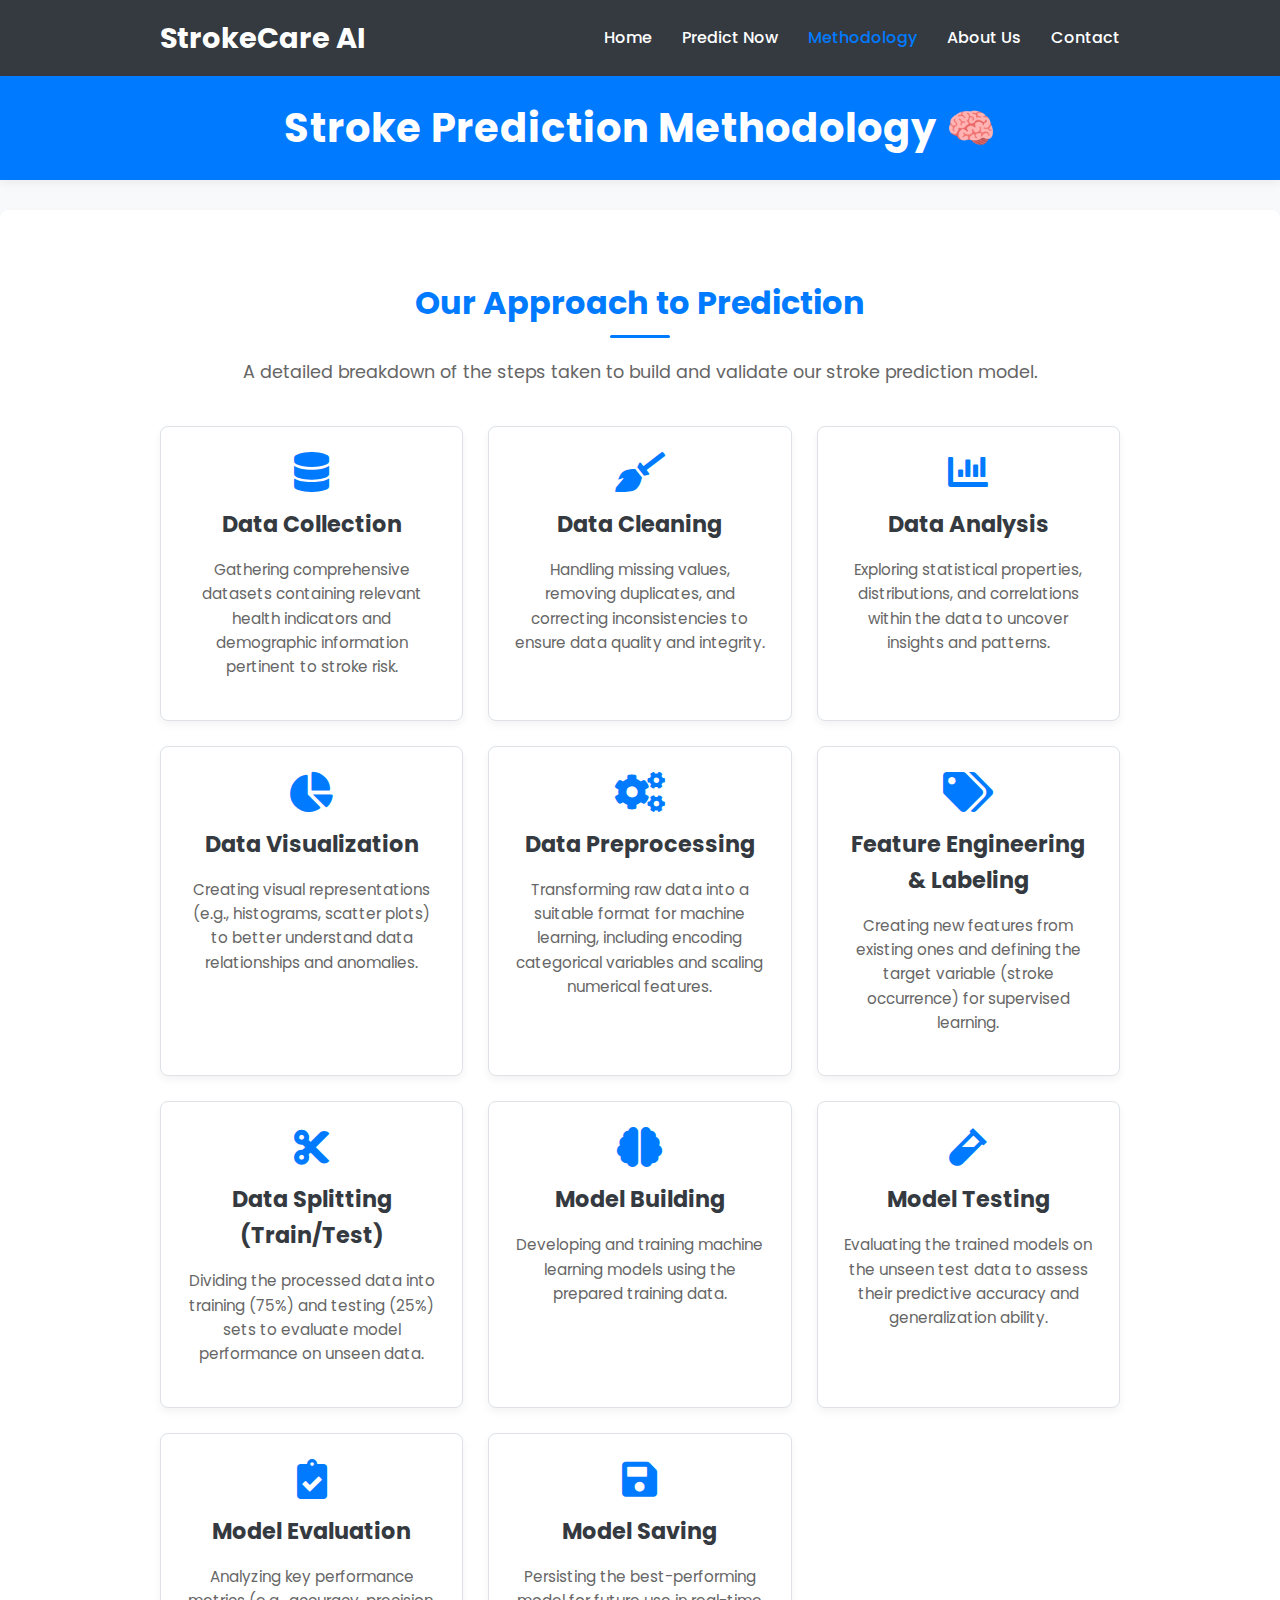
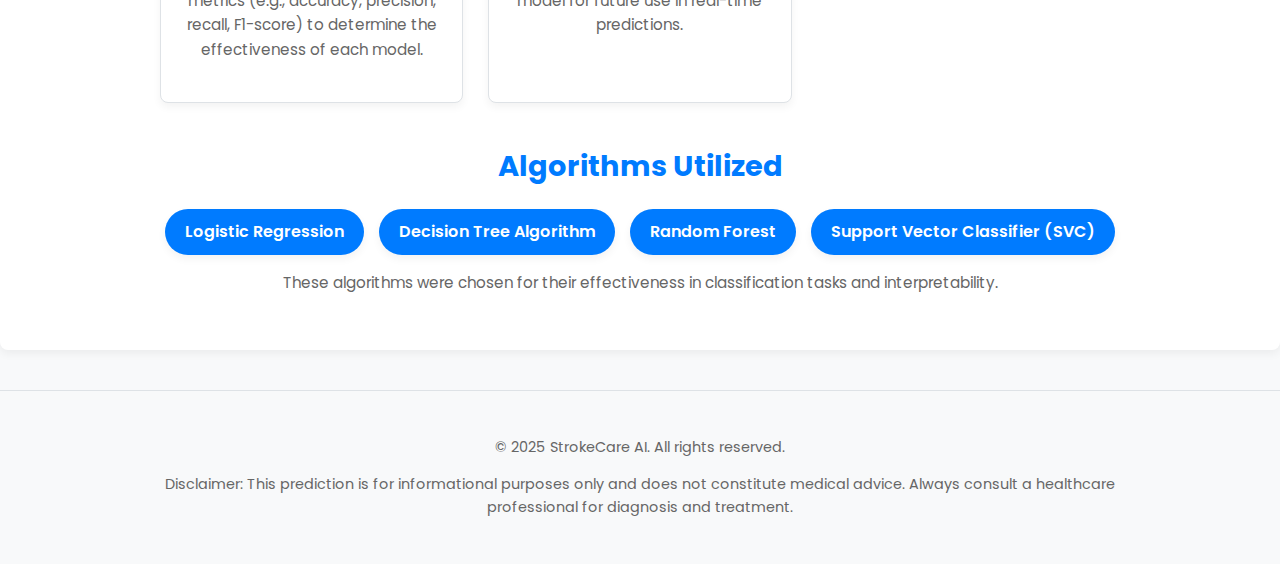
<file: stroke predection/templates/methodology.html>
<!DOCTYPE html>
<html lang="en">
<head>
    <meta charset="UTF-8">
    <meta name="viewport" content="width=device-width, initial-scale=1.0">
    <title>Methodology - Stroke Prediction</title>
    <link href="https://fonts.googleapis.com/css2?family=Poppins:wght@300;400;600;700&display=swap" rel="stylesheet">
    <link rel="stylesheet" href="https://cdnjs.cloudflare.com/ajax/libs/font-awesome/5.15.3/css/all.min.css">
    <style>
        :root {
            --primary-color: #007bff;
            --secondary-color: #6c757d;
            --light-bg: #f8f9fa;
            --dark-text: #343a40;
            --light-text: #666;
            --border-color: #dee2e6;
            --shadow: 0 4px 8px rgba(0, 0, 0, 0.05);
        }

        body {
            font-family: 'Poppins', sans-serif;
            line-height: 1.6;
            margin: 0;
            padding: 0;
            background-color: var(--light-bg);
            color: var(--dark-text);
        }

        .container {
            max-width: 960px;
            margin: 0 auto;
            padding: 0 20px; /* Adjusted padding for sections */
        }

        header {
            background-color: var(--primary-color);
            color: white;
            padding: 20px 0;
            text-align: center;
            box-shadow: var(--shadow);
        }

        header h1 {
            margin: 0;
            font-size: 2.5rem;
            letter-spacing: 1px;
        }

        /* Navbar Styles */
        .navbar {
            background-color: #343a40; /* Darker background for navbar */
            padding: 15px 0;
            box-shadow: var(--shadow);
        }

        .navbar .container {
            display: flex;
            justify-content: space-between;
            align-items: center;
        }

        .navbar-brand {
            color: white;
            font-size: 1.8rem;
            font-weight: 700;
            text-decoration: none;
        }

        .navbar-nav {
            list-style: none;
            margin: 0;
            padding: 0;
            display: flex;
        }

        .nav-item {
            margin-left: 30px;
        }

        .nav-link {
            color: white;
            text-decoration: none;
            font-weight: 500;
            transition: color 0.3s ease;
        }

        .nav-link:hover, .nav-link.active {
            color: var(--primary-color); /* Highlight active/hovered link */
        }


        section {
            background-color: #fff;
            padding: 40px 30px;
            margin-top: 30px;
            border-radius: 8px;
            box-shadow: var(--shadow);
        }

        section h2 {
            text-align: center;
            margin-bottom: 30px;
            color: var(--primary-color);
            font-size: 2rem;
            position: relative;
        }

        section h2::after {
            content: '';
            width: 60px;
            height: 3px;
            background-color: var(--primary-color);
            position: absolute;
            bottom: -10px;
            left: 50%;
            transform: translateX(-50%);
            border-radius: 50px;
        }

        .methodology-grid {
            display: grid;
            grid-template-columns: repeat(auto-fit, minmax(280px, 1fr));
            gap: 25px;
        }

        .methodology-step {
            background-color: #fff;
            border: 1px solid var(--border-color);
            border-radius: 8px;
            padding: 25px;
            text-align: center;
            transition: transform 0.3s ease, box-shadow 0.3s ease;
            box-shadow: var(--shadow);
        }

        .methodology-step:hover {
            transform: translateY(-5px);
            box-shadow: 0 8px 16px rgba(0, 0, 0, 0.1);
        }

        .methodology-step i {
            font-size: 2.5rem;
            color: var(--primary-color);
            margin-bottom: 15px;
        }

        .methodology-step h3 {
            font-size: 1.4rem;
            color: var(--dark-text);
            margin-top: 0;
            margin-bottom: 10px;
        }

        .methodology-step p {
            font-size: 0.95rem;
            color: var(--light-text);
        }

        .algorithms-section {
            margin-top: 40px;
            text-align: center;
        }

        .algorithms-section h3 {
            color: var(--primary-color);
            font-size: 1.8rem;
            margin-bottom: 20px;
        }

        .algorithm-list {
            list-style: none;
            padding: 0;
            display: flex;
            justify-content: center;
            flex-wrap: wrap;
            gap: 15px;
        }

        .algorithm-list li {
            background-color: var(--primary-color);
            color: white;
            padding: 10px 20px;
            border-radius: 25px;
            font-weight: 600;
            font-size: 1rem;
            box-shadow: var(--shadow);
        }

        footer {
            text-align: center;
            padding: 30px 0;
            margin-top: 40px;
            color: var(--light-text);
            font-size: 0.9rem;
            border-top: 1px solid var(--border-color);
        }

        /* Responsive adjustments */
        @media (max-width: 768px) {
            .navbar .container {
                flex-direction: column;
                text-align: center;
            }

            .navbar-nav {
                margin-top: 15px;
                flex-direction: column;
            }

            .nav-item {
                margin: 10px 0;
            }

            .methodology-grid {
                grid-template-columns: 1fr;
            }
        }
    </style>
</head>
<body>
    <nav class="navbar">
        <div class="container">
            <a href="/" class="navbar-brand">StrokeCare AI</a>
            <ul class="navbar-nav">
                <li class="nav-item"><a href="/" class="nav-link">Home</a></li>
                <li class="nav-item"><a href="/predict" class="nav-link">Predict Now</a></li>
                <li class="nav-item"><a href="/methodology" class="nav-link active">Methodology</a></li>
                <li class="nav-item"><a href="/about" class="nav-link">About Us</a></li>
                <li class="nav-item"><a href="/contact" class="nav-link">Contact</a></li>
            </ul>
        </div>
    </nav>

    <header>
        <div class="container">
            <h1>Stroke Prediction Methodology 🧠</h1>
        </div>
    </header>

    <section id="methodology">
        <div class="container">
            <h2>Our Approach to Prediction</h2>
            <p style="text-align: center; margin-bottom: 40px; font-size: 1.1rem; color: var(--light-text);">
                A detailed breakdown of the steps taken to build and validate our stroke prediction model.
            </p>

            <div class="methodology-grid">
                <div class="methodology-step">
                    <i class="fas fa-database"></i>
                    <h3>Data Collection</h3>
                    <p>Gathering comprehensive datasets containing relevant health indicators and demographic information pertinent to stroke risk.</p>
                </div>

                <div class="methodology-step">
                    <i class="fas fa-broom"></i>
                    <h3>Data Cleaning</h3>
                    <p>Handling missing values, removing duplicates, and correcting inconsistencies to ensure data quality and integrity.</p>
                </div>

                <div class="methodology-step">
                    <i class="fas fa-chart-bar"></i>
                    <h3>Data Analysis</h3>
                    <p>Exploring statistical properties, distributions, and correlations within the data to uncover insights and patterns.</p>
                </div>

                <div class="methodology-step">
                    <i class="fas fa-chart-pie"></i>
                    <h3>Data Visualization</h3>
                    <p>Creating visual representations (e.g., histograms, scatter plots) to better understand data relationships and anomalies.</p>
                </div>

                <div class="methodology-step">
                    <i class="fas fa-cogs"></i>
                    <h3>Data Preprocessing</h3>
                    <p>Transforming raw data into a suitable format for machine learning, including encoding categorical variables and scaling numerical features.</p>
                </div>

                <div class="methodology-step">
                    <i class="fas fa-tags"></i>
                    <h3>Feature Engineering & Labeling</h3>
                    <p>Creating new features from existing ones and defining the target variable (stroke occurrence) for supervised learning.</p>
                </div>

                <div class="methodology-step">
                    <i class="fas fa-cut"></i>
                    <h3>Data Splitting (Train/Test)</h3>
                    <p>Dividing the processed data into training (75%) and testing (25%) sets to evaluate model performance on unseen data.</p>
                </div>

                <div class="methodology-step">
                    <i class="fas fa-brain"></i>
                    <h3>Model Building</h3>
                    <p>Developing and training machine learning models using the prepared training data.</p>
                </div>

                <div class="methodology-step">
                    <i class="fas fa-vial"></i>
                    <h3>Model Testing</h3>
                    <p>Evaluating the trained models on the unseen test data to assess their predictive accuracy and generalization ability.</p>
                </div>

                <div class="methodology-step">
                    <i class="fas fa-clipboard-check"></i>
                    <h3>Model Evaluation</h3>
                    <p>Analyzing key performance metrics (e.g., accuracy, precision, recall, F1-score) to determine the effectiveness of each model.</p>
                </div>

                <div class="methodology-step">
                    <i class="fas fa-save"></i>
                    <h3>Model Saving</h3>
                    <p>Persisting the best-performing model for future use in real-time predictions.</p>
                </div>
            </div>

            <div class="algorithms-section">
                <h3>Algorithms Utilized</h3>
                <ul class="algorithm-list">
                    <li>Logistic Regression</li>
                    <li>Decision Tree Algorithm</li>
                    <li>Random Forest</li>
                    <li>Support Vector Classifier (SVC)</li>
                </ul>
                <p style="margin-top: 15px; font-size: 0.95rem; color: var(--light-text);">
                    These algorithms were chosen for their effectiveness in classification tasks and interpretability.
                </p>
            </div>
        </div>
    </section>

    <footer>
        <div class="container">
            <p>&copy; 2025 StrokeCare AI. All rights reserved.</p>
            <p>Disclaimer: This prediction is for informational purposes only and does not constitute medical advice. Always consult a healthcare professional for diagnosis and treatment.</p>
        </div>
    </footer>
</body>
</html>
</file>
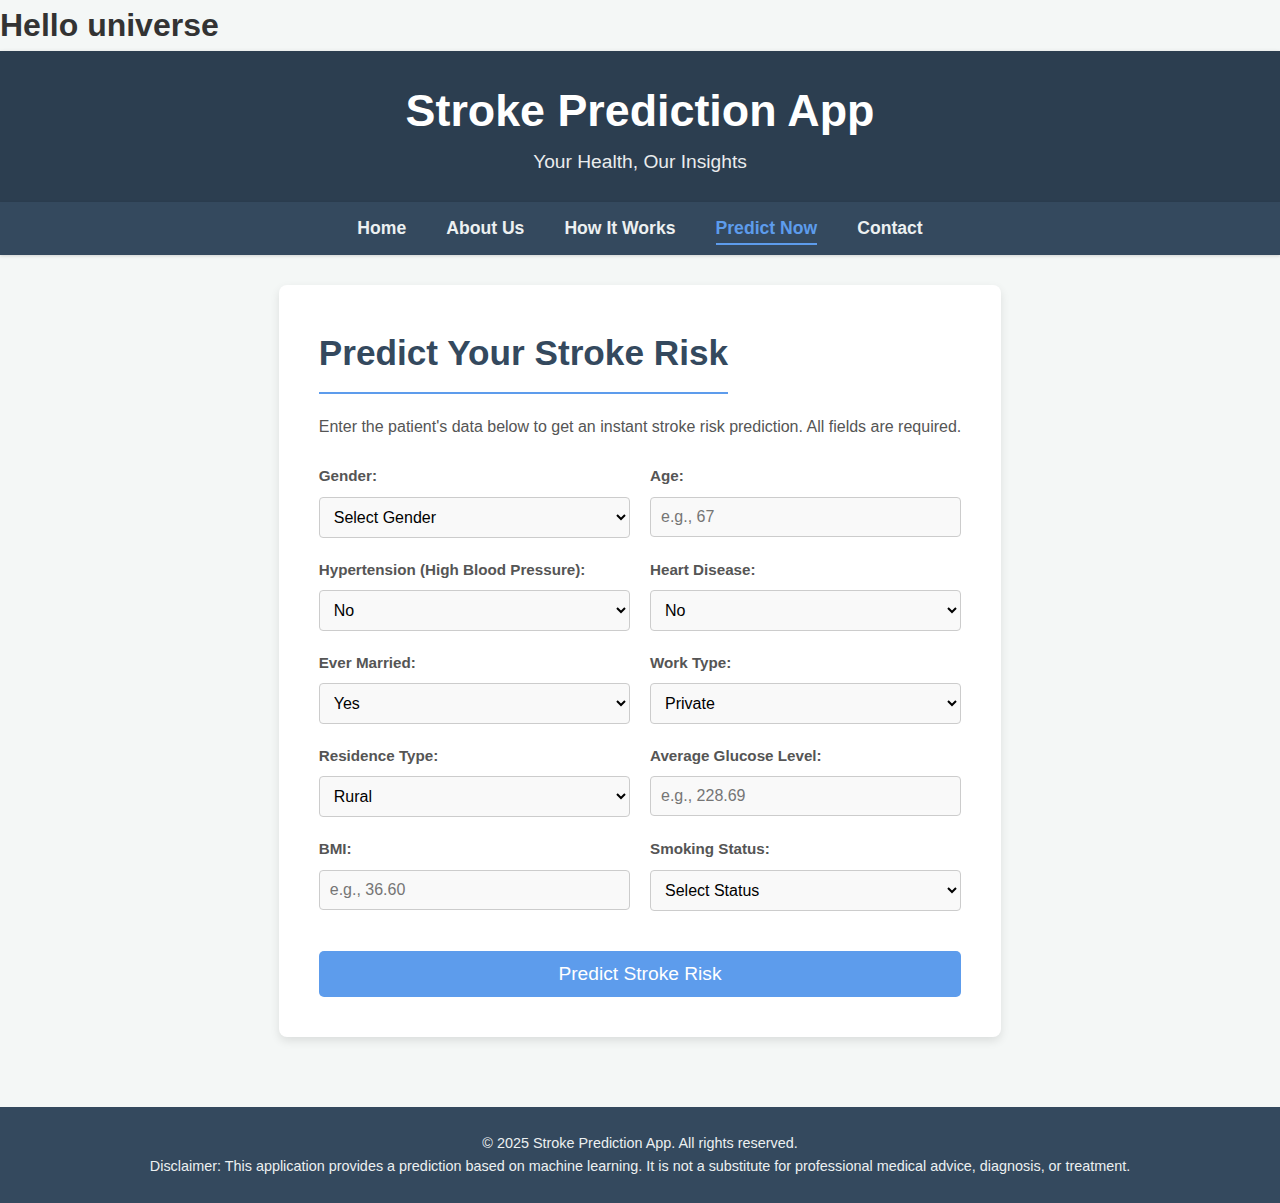
<file: stroke predection/templates/predict.html>
<!DOCTYPE html>
<html lang="en">
<head>
    <meta charset="UTF-8">
    <meta name="viewport" content="width=device-width, initial-scale=1.0">
    <title>Document</title>
</head>
<body>
   <h1>Hello universe</h1> 
</body>
</html><!DOCTYPE html>
<html lang="en">
<head>
    <meta charset="UTF-8">
    <meta name="viewport" content="width=device-width, initial-scale=1.0">
    <title>Predict Stroke Risk - Stroke Prediction App</title>
    <style>
        /* General Body & Reset Styles */
        body, h1, h2, h3, p, ul, li, a, section, div, form, input, select, button, footer {
            margin: 0;
            padding: 0;
            box-sizing: border-box; /* Include padding and border in the element's total width and height */
        }

        body {
            font-family: 'Segoe UI', Tahoma, Geneva, Verdana, sans-serif;
            line-height: 1.6;
            background-color: #f4f7f6;
            color: #333;
            display: flex;
            flex-direction: column;
            min-height: 100vh; /* Ensures footer stays at the bottom */
        }

        /* Header Styles */
        header {
            background-color: #2c3e50; /* Dark blue-grey */
            color: #fff;
            padding: 1.5rem 0;
            text-align: center;
            box-shadow: 0 2px 5px rgba(0, 0, 0, 0.2);
        }

        header h1 {
            margin: 0;
            font-size: 2.8rem;
        }

        header p {
            font-size: 1.2rem;
            opacity: 0.9;
        }

        /* Navigation Bar Styles */
        nav {
            background-color: #34495e; /* Slightly darker blue-grey */
            width: 100%;
            padding: 0.8rem 0;
            box-shadow: 0 1px 3px rgba(0, 0, 0, 0.15);
        }

        nav ul {
            list-style: none;
            display: flex;
            justify-content: center;
            margin: 0 auto;
            max-width: 1200px; /* Limit nav width */
        }

        nav ul li {
            margin: 0 20px;
        }

        nav ul li a {
            color: #ecf0f1;
            text-decoration: none;
            font-size: 1.1rem;
            font-weight: bold;
            transition: color 0.3s ease, border-bottom 0.3s ease;
            padding-bottom: 5px; /* For the underline effect */
            border-bottom: 2px solid transparent; /* Initial transparent border */
        }

        nav ul li a:hover,
        nav ul li a.active { /* 'active' class can be added by JS for current page */
            color: #5d9cec; /* Light blue on hover */
            border-bottom: 2px solid #5d9cec; /* Underline effect */
        }

        /* Main Content Styling */
        main {
            flex-grow: 1; /* Allows main content to expand and push footer down */
            max-width: 800px; /* Slightly narrower for the form page */
            margin: 30px auto;
            padding: 20px;
            background-color: #fff;
            border-radius: 8px;
            box-shadow: 0 4px 10px rgba(0, 0, 0, 0.1);
        }

        section {
            padding: 20px;
            text-align: center;
        }

        section h2 {
            color: #34495e;
            font-size: 2.2rem;
            margin-bottom: 20px;
            border-bottom: 2px solid #5d9cec;
            padding-bottom: 10px;
            display: inline-block;
        }

        /* Predict Now Form Styling */
        #predict-form-section {
            text-align: left; /* Align form content to left */
        }

        #predict-form-section form {
            display: grid;
            grid-template-columns: 1fr 1fr; /* Two columns for form fields */
            gap: 20px;
            max-width: 700px;
            margin: 0 auto;
        }

        #predict-form-section .form-group {
            display: flex;
            flex-direction: column;
        }

        #predict-form-section .form-group label {
            font-weight: bold;
            margin-bottom: 8px;
            color: #555;
            font-size: 0.95rem;
        }

        #predict-form-section .form-group input,
        #predict-form-section .form-group select {
            width: 100%;
            padding: 10px;
            border: 1px solid #ccc;
            border-radius: 4px;
            font-size: 1rem;
            background-color: #f9f9f9;
        }

        #predict-form-section .form-group input:focus,
        #predict-form-section .form-group select:focus {
            border-color: #5d9cec;
            outline: none;
            box-shadow: 0 0 0 2px rgba(93, 156, 236, 0.2);
        }

        #predict-form-section button {
            grid-column: 1 / -1; /* Make button span across both columns */
            display: block;
            width: 100%;
            padding: 12px 20px;
            background-color: #5d9cec; /* Light blue */
            color: white;
            border: none;
            border-radius: 5px;
            font-size: 1.2rem;
            cursor: pointer;
            transition: background-color 0.3s ease;
            margin-top: 20px;
        }

        #predict-form-section button:hover {
            background-color: #4a8ddc; /* Darker blue on hover */
        }

        #prediction-result-display {
            text-align: center;
            padding: 15px;
            margin-top: 20px;
            border-radius: 5px;
            font-size: 1.3rem;
            font-weight: bold;
            display: none; /* Hidden by default, shown by JS */
            background-color: #d4edda;
            color: #28a745;
        }

        #prediction-result-display.result-stroke {
            background-color: #f8d7da;
            color: #dc3545;
        }

        #prediction-result-display.result-no-stroke {
            background-color: #d4edda;
            color: #28a745;
        }

        /* Footer Styles */
        footer {
            text-align: center;
            padding: 25px;
            background-color: #34495e;
            color: #ecf0f1;
            font-size: 0.9rem;
            margin-top: 40px;
        }

        /* Responsive Design */
        @media (max-width: 768px) {
            header h1 {
                font-size: 2.2rem;
            }

            nav ul {
                flex-wrap: wrap; /* Allow nav items to wrap */
                padding: 0 10px;
            }

            nav ul li {
                margin: 8px 10px;
            }

            nav ul li a {
                font-size: 1rem;
            }

            main {
                margin: 20px auto;
                padding: 15px;
            }

            section h2 {
                font-size: 1.8rem;
            }

            #predict-form-section form {
                grid-template-columns: 1fr; /* Single column for form fields */
            }

            #predict-form-section button {
                grid-column: auto;
            }
        }

        @media (max-width: 480px) {
            header {
                padding: 1rem 0;
            }

            header h1 {
                font-size: 1.8rem;
            }

            header p {
                font-size: 1rem;
            }

            nav ul li {
                margin: 5px 8px;
            }

            nav ul li a {
                font-size: 0.9rem;
            }

            main {
                margin: 15px auto;
                padding: 10px;
            }

            section h2 {
                font-size: 1.5rem;
            }

            #predict-form-section .form-group label {
                font-size: 0.9rem;
            }

            #predict-form-section .form-group input,
            #predict-form-section .form-group select {
                padding: 8px;
                font-size: 0.9rem;
            }

            #predict-form-section button {
                font-size: 1.1rem;
                padding: 10px 15px;
            }
        }
    </style>
</head>
<body>
    <header>
        <h1>Stroke Prediction App</h1>
        <p>Your Health, Our Insights</p>
    </header>

    <nav>
        <ul>
            <li><a href="index.html#home">Home</a></li>
            <li><a href="index.html#about">About Us</a></li>
            <li><a href="index.html#how-it-works">How It Works</a></li>
            <li><a href="predict.html" class="active">Predict Now</a></li>
            <li><a href="index.html#contact">Contact</a></li>
        </ul>
    </nav>

    <main>
        <section id="predict-form-section">
            <h2>Predict Your Stroke Risk</h2>
            <p style="text-align: center; margin-bottom: 25px; color: #555;">Enter the patient's data below to get an instant stroke risk prediction. All fields are required.</p>
            <form id="strokePredictForm" method="POST">
                <div class="form-group">
                    <label for="gender">Gender:</label>
                    <select id="gender" name="gender" required>
                        <option value="">Select Gender</option>
                        <option value="Male">Male</option>
                        <option value="Female">Female</option>
                        <option value="Other">Other</option>
                    </select>
                </div>

                <div class="form-group">
                    <label for="age">Age:</label>
                    <input type="number" id="age" name="age" min="0" max="120" placeholder="e.g., 67" required>
                </div>

                <div class="form-group">
                    <label for="hypertension">Hypertension (High Blood Pressure):</label>
                    <select id="hypertension" name="hypertension" required>
                        <option value="0">No</option>
                        <option value="1">Yes</option>
                    </select>
                </div>

                <div class="form-group">
                    <label for="heart_disease">Heart Disease:</label>
                    <select id="heart_disease" name="heart_disease" required>
                        <option value="0">No</option>
                        <option value="1">Yes</option>
                    </select>
                </div>

                <div class="form-group">
                    <label for="ever_married">Ever Married:</label>
                    <select id="ever_married" name="ever_married" required>
                        <option value="Yes">Yes</option>
                        <option value="No">No</option>
                    </select>
                </div>

                <div class="form-group">
                    <label for="work_type">Work Type:</label>
                    <select id="work_type" name="work_type" required>
                        <option value="Private">Private</option>
                        <option value="Self-employed">Self-employed</option>
                        <option value="Govt_job">Govt Job</option>
                        <option value="children">Children</option>
                        <option value="Never_worked">Never Worked</option>
                    </select>
                </div>

                <div class="form-group">
                    <label for="residence_type">Residence Type:</label>
                    <select id="residence_type" name="Residence_type" required>
                        <option value="0">Rural</option>
                        <option value="1">Urban</option>
                    </select>
                </div>

                <div class="form-group">
                    <label for="avg_glucose_level">Average Glucose Level:</label>
                    <input type="number" id="avg_glucose_level" name="avg_glucose_level" step="0.01" min="0" placeholder="e.g., 228.69" required>
                </div>

                <div class="form-group">
                    <label for="bmi">BMI:</label>
                    <input type="number" id="bmi" name="bmi" step="0.01" min="0" placeholder="e.g., 36.60" required>
                </div>

                <div class="form-group">
                    <label for="smoking_status">Smoking Status:</label>
                    <select id="smoking_status" name="smoking_status" required>
                         <option value="">Select Status</option>
                        <option value="0">Never Smoked</option>
                        <option value="1">Smokes</option>
                        <option value="2">Formerly Smoked</option>
                        <option value="3">Unknown</option>
                    </select>
                </div>

                <button type="submit">Predict Stroke Risk</button>
            </form>

            <div id="prediction-result-display">
                <p id="result-text">Please enter data and click "Predict" to see the result.</p>
            </div>
        </section>
    </main>

    <footer>
        <p>&copy; 2025 Stroke Prediction App. All rights reserved.</p>
        <p>Disclaimer: This application provides a prediction based on machine learning. It is not a substitute for professional medical advice, diagnosis, or treatment.</p>
    </footer>

    <script>
        // Set active class for current page in navigation
        document.addEventListener('DOMContentLoaded', () => {
            const currentPage = window.location.pathname.split('/').pop();
            document.querySelectorAll('nav ul li a').forEach(link => {
                if (link.getAttribute('href') === currentPage) {
                    link.classList.add('active');
                }
            });
        });

        // Form Submission Logic
        document.getElementById('strokePredictForm').addEventListener('submit', async function(event) {
            event.preventDefault(); // Prevent default form submission

            const form = event.target;
            const formData = new FormData(form);
            const data = Object.fromEntries(formData.entries());

            // Convert relevant fields to numbers based on your ML model's expected input
            // Ensure these match your backend's expectations (e.g., '1' for Male, '0' for Female if one-hot encoded in backend)
            data.gender = data.gender === 'Male' ? 1 : (data.gender === 'Female' ? 0 : 2); // Example mapping
            data.age = parseFloat(data.age);
            data.hypertension = parseInt(data.hypertension);
            data.heart_disease = parseInt(data.heart_disease);
            data.ever_married = data.ever_married === 'Yes' ? 1 : 0; // Example mapping
            // For work_type, you'll need one-hot encoding logic that matches your model
            // For simplicity, let's just pass the string, and backend handles encoding.
            // If backend expects numerical: data.work_type = convertWorkTypeToNumber(data.work_type);
            data.Residence_type = parseInt(data.Residence_type); // 0 for Rural, 1 for Urban as per your data
            data.avg_glucose_level = parseFloat(data.avg_glucose_level);
            data.bmi = parseFloat(data.bmi);
            // For smoking_status, you'll need one-hot encoding or numerical mapping.
            // If backend expects numerical: data.smoking_status = convertSmokingStatusToNumber(data.smoking_status);
            // Based on your data: smoking_status: 1.00 (This often implies 'smokes' if it's a binary/encoded feature)
            // Let's assume you pass string and backend handles, or you need a function to map it.
            // Example mapping for smoking_status if it's encoded numerically in your model:
            if (data.smoking_status === '0') data.smoking_status = 0; // Never Smoked
            else if (data.smoking_status === '1') data.smoking_status = 1; // Smokes
            else if (data.smoking_status === '2') data.smoking_status = 2; // Formerly Smoked
            else data.smoking_status = 3; // Unknown (or whatever your model expects)


            // Prepare data for backend (important: adjust keys to match your backend's expectation)
            // The provided data was: gender, age, hypertension, heart_disease, avg_glucose_level, bmi, smoking_status, Residence_type_Rural, Residence_type_Urban
            // You might need to restructure `data` to match the exact keys and format your backend expects,
            // especially for one-hot encoded features like `Residence_type_Rural` and `Residence_type_Urban`.
            // For example, if your backend expects:
            const requestData = {
                "gender": data.gender,
                "age": data.age,
                "hypertension": data.hypertension,
                "heart_disease": data.heart_disease,
                "ever_married": data.ever_married,
                "work_type": data.work_type, // Send as string, let backend encode
                "Residence_type_Rural": data.Residence_type === 0 ? 1 : 0, // Map 0 to Rural_1, 1 to Urban_1
                "Residence_type_Urban": data.Residence_type === 1 ? 1 : 0,
                "avg_glucose_level": data.avg_glucose_level,
                "bmi": data.bmi,
                "smoking_status": data.smoking_status // Send as string or mapped number
                // Add other one-hot encoded work_type columns if your model expects them
                // e.g., "work_type_Govt_job": ..., "work_type_Private": ..., etc.
            };


            const resultDisplayDiv = document.getElementById('prediction-result-display');
            const resultText = document.getElementById('result-text');

            resultText.textContent = "Predicting...";
            resultDisplayDiv.className = ""; // Reset classes
            resultDisplayDiv.style.display = 'block'; // Show the result div

            try {
                // IMPORTANT: Replace '/predict_stroke' with your actual backend API endpoint
                const response = await fetch('/predict_stroke', {
                    method: 'POST',
                    headers: {
                        'Content-Type': 'application/json'
                    },
                    body: JSON.stringify(requestData) // Send the prepared data
                });

                if (!response.ok) {
                    throw new Error(`HTTP error! status: ${response.status}`);
                }

                const result = await response.json();

                // Assuming your backend sends back 'prediction' (0 or 1) and 'probability'
                if (result.prediction === 1) {
                    resultText.textContent = `Prediction: High Stroke Risk! (Probability: ${(result.probability * 100).toFixed(2)}%)`;
                    resultDisplayDiv.classList.add('result-stroke');
                } else {
                    resultText.textContent = `Prediction: Low Stroke Risk. (Probability: ${(result.probability * 100).toFixed(2)}%)`;
                    resultDisplayDiv.classList.add('result-no-stroke');
                }

            } catch (error) {
                console.error('Error during prediction:', error);
                resultText.textContent = "Error: Could not get prediction. Please check your inputs or try again later.";
                resultDisplayDiv.classList.add('result-stroke'); // Indicate an error visually
            }
        });
    </script>
</body>
</html>
</file>
